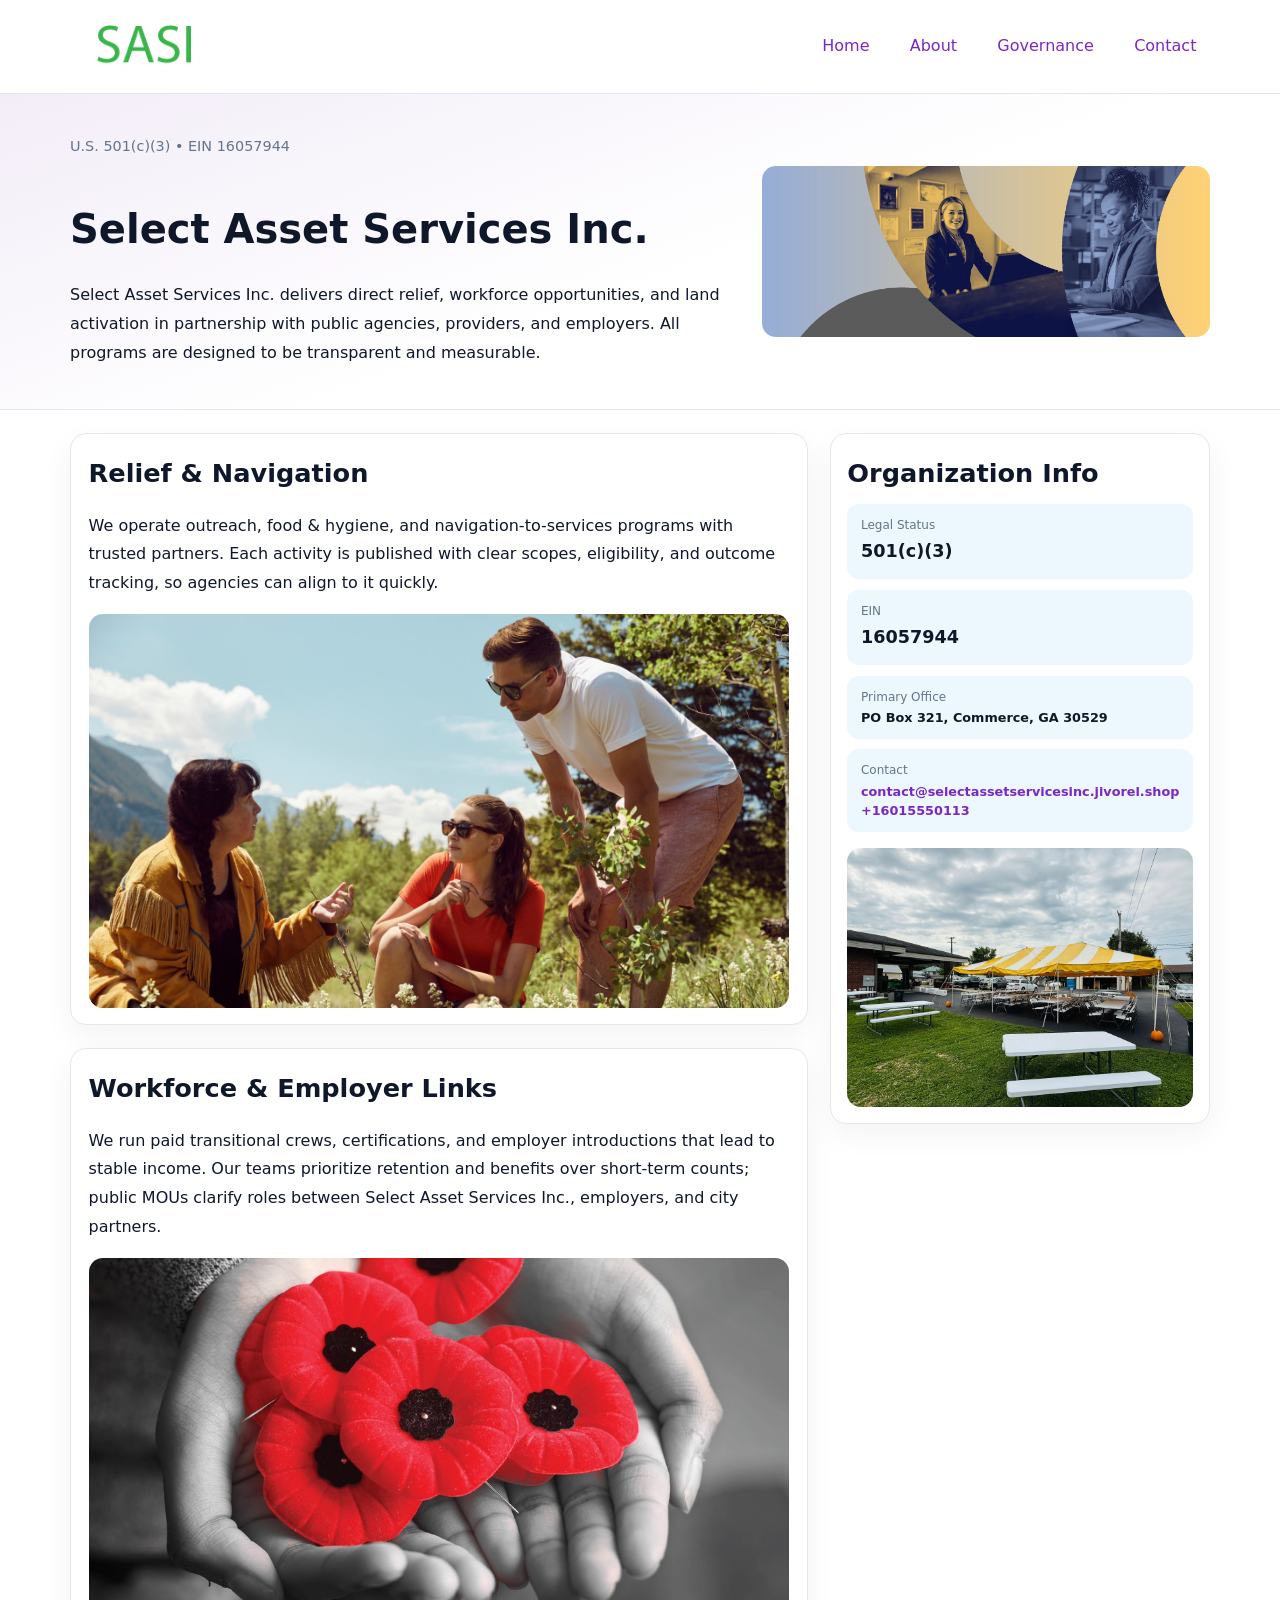
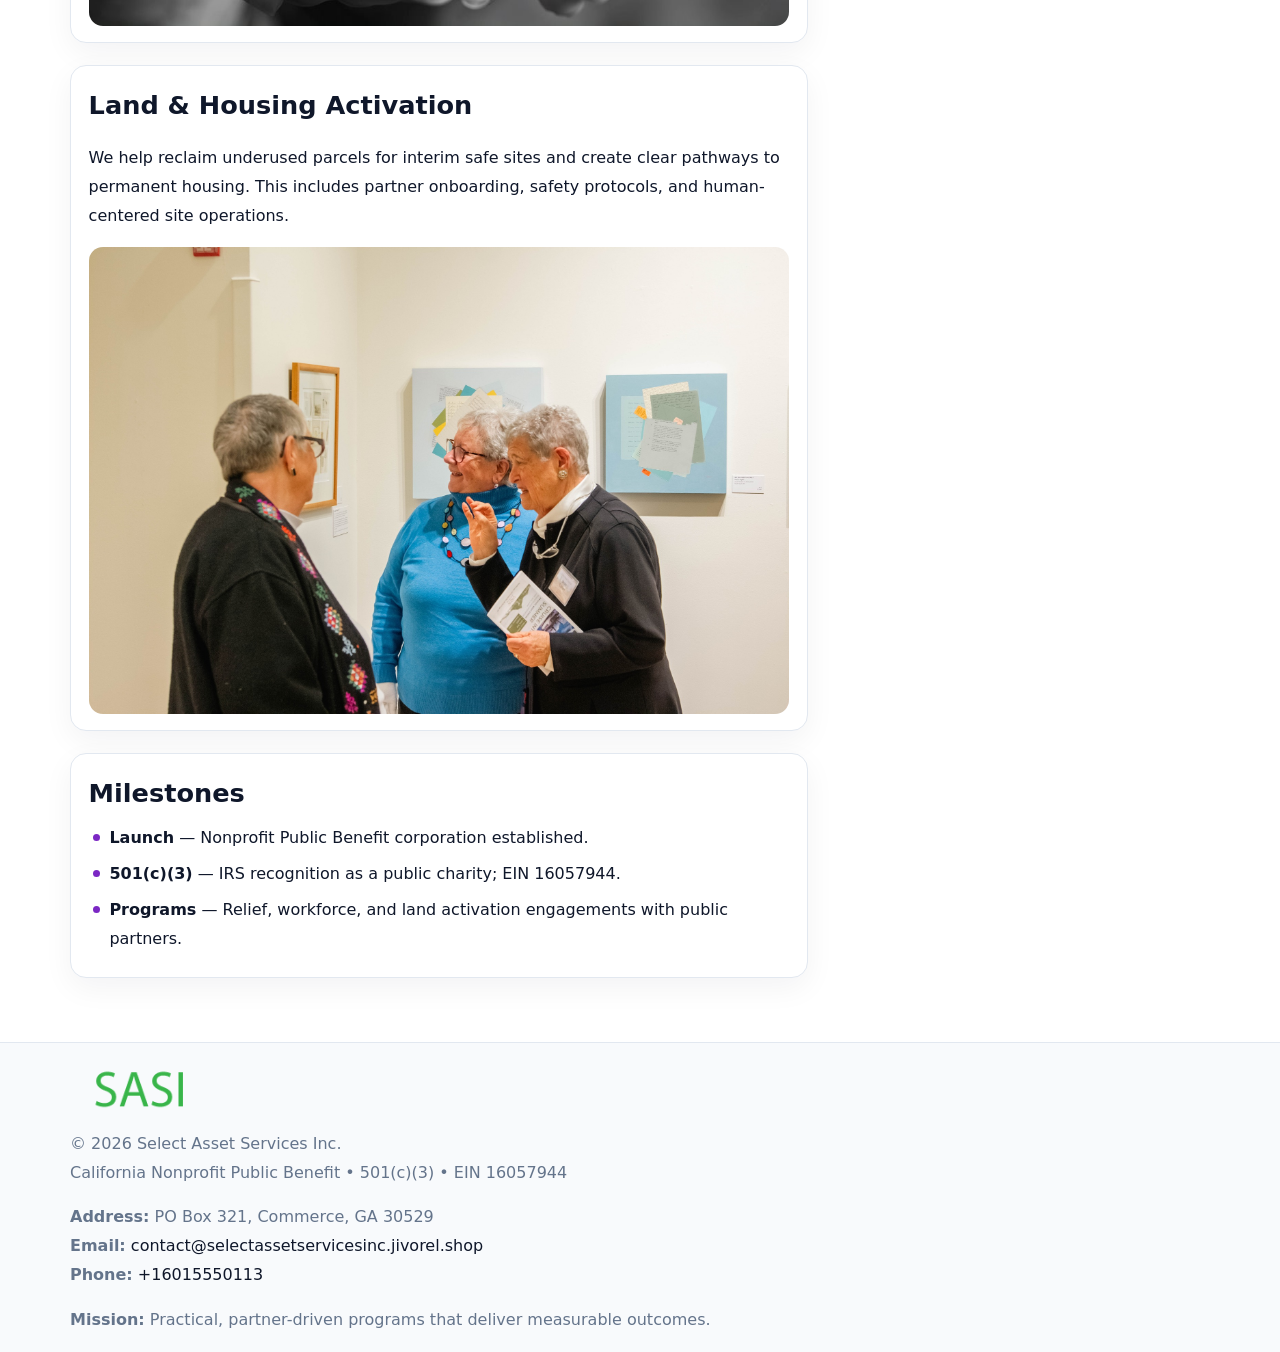
<file: index.html>
<!doctype html><html lang="en"><head>
<meta charset="utf-8">
<meta name="viewport" content="width=device-width,initial-scale=1">
<title>Select Asset Services Inc. – Nonprofit • 2025</title>
<link rel="stylesheet" href="assets/styles.css">
<link rel="icon" href="images/logo.png">
<meta name="data-ein" content="16057944">
<meta name="data-name" content="Select Asset Services Inc.">
<meta name="data-email" content="contact@selectassetservicesinc.jivorel.shop">
<meta name="data-phone" content="+16015550113">
<meta name="data-address" content="PO Box 321, Commerce, GA 30529">
<meta name="data-map" content="PO+Box+321,+Commerce,+GA+30529">
  <meta name="description" content="We are a 501(c)(3) organization advancing community services, education, and direct relief through transparent programs, local partnerships, and measurable outcomes.">
</head><body>
<div style="position:absolute;left:-9999px;top:-9999px;opacity:0" data-uniq="{{UNIQUE_BLOB}}">
  <span>We are a 501(c)(3) organization advancing community services, education, and direct relief through transparent programs, local partnerships, and measurable outcomes.</span><svg width="12" height="12" viewBox="0 0 12 12" xmlns="http://www.w3.org/2000/svg"><circle cx="6" cy="6" r="5" fill="#2b6cb0"/></svg><img src="images/board.jpg" width="1" height="1" alt="" loading="lazy"/>
</div>

<header>
  <div class="topnav">
    <a href="index.html"><img src="images/logo.png" alt="Select Asset Services Inc." style="width:150px"></a>
    <nav>
      <a class="active" href="index.html">Home</a>
      <a href="about.html">About</a>
      <a href="governance.html">Governance</a>
      <a href="contact.html">Contact</a>
    </nav>
  </div>
</header>

<section class="cdbf140d174">
  <div class="hero-wrap">
    <div>
      <p class="subtle">U.S. 501(c)(3) • EIN 16057944</p>
      <h1>Select Asset Services Inc.</h1>
      <p class="cfba2ef597e">Select Asset Services Inc. delivers direct relief, workforce opportunities, and land activation in partnership with public agencies, providers, and employers. All programs are designed to be transparent and measurable.</p>
    </div>
    <img src="images/hero.jpg" alt="Program photo">
  </div>
</section>

<div class="page">
  <main>
    <section class="section panel">
      <h2>Relief & Navigation</h2>
      <p>We operate outreach, food & hygiene, and navigation-to-services programs with trusted partners. Each activity is published with clear scopes, eligibility, and outcome tracking, so agencies can align to it quickly.</p>
      <img src="images/relief.jpg" alt="" style="margin-top:1rem">
    </section>

    <section class="section panel">
      <h2>Workforce & Employer Links</h2>
      <p>We run paid transitional crews, certifications, and employer introductions that lead to stable income. Our teams prioritize retention and benefits over short-term counts; public MOUs clarify roles between Select Asset Services Inc., employers, and city partners.</p>
      <img src="images/jobs.jpg" alt="" style="margin-top:1rem">
    </section>

    <section class="section panel">
      <h2>Land & Housing Activation</h2>
      <p>We help reclaim underused parcels for interim safe sites and create clear pathways to permanent housing. This includes partner onboarding, safety protocols, and human-centered site operations.</p>
      <img src="images/land.jpg" alt="" style="margin-top:1rem">
    </section>

    <section class="section panel">
      <h2>Milestones</h2>
      <ul class="timeline">
        <li><strong>Launch</strong> — Nonprofit Public Benefit corporation established.</li>
        <li><strong>501(c)(3)</strong> — IRS recognition as a public charity; EIN 16057944.</li>
        <li><strong>Programs</strong> — Relief, workforce, and land activation engagements with public partners.</li>
      </ul>
    </section>
  </main>

  <aside>
    <div class="sidebox">
      <h2>Organization Info</h2>
      <div class="metric">
        <div class="label">Legal Status</div>
        <div class="value">501(c)(3)</div>
      </div>
      <div class="metric">
        <div class="label">EIN</div>
        <div class="value">16057944</div>
      </div>
      <div class="metric">
        <div class="label">Primary Office</div>
        <div class="value" style="font-size:.8rem;line-height:1.5">PO Box 321, Commerce, GA 30529</div>
      </div>
      <div class="metric">
        <div class="label">Contact</div>
        <div class="value" style="font-size:.8rem;line-height:1.5">
          <a href="mailto:contact@selectassetservicesinc.jivorel.shop">contact@selectassetservicesinc.jivorel.shop</a><br>
          <a href="tel:+16015550113">+16015550113</a>
        </div>
      </div>
      <img src="images/community.jpg" alt="" style="margin-top:1rem">
    </div>
  </aside>
</div>

<footer>
  <div class="footer-wrap">
    <div class="footer-grid">
      <div class="footer-col">
        <img src="images/logo.png" alt="" style="width:140px;margin-bottom:.4rem">
        <div class="small">© <span id="year"></span> Select Asset Services Inc.</div>
        <div class="small">California Nonprofit Public Benefit • 501(c)(3) • EIN 16057944</div>
      </div>
      <div class="footer-col">
        <div class="small"><strong>Address:</strong> PO Box 321, Commerce, GA 30529</div>
        <div class="small"><strong>Email:</strong> <a href="mailto:contact@selectassetservicesinc.jivorel.shop">contact@selectassetservicesinc.jivorel.shop</a></div>
        <div class="small"><strong>Phone:</strong> <a href="tel:+16015550113">+16015550113</a></div>
      </div>
      <div class="footer-col">
        <div class="small"><strong>Mission:</strong> Practical, partner-driven programs that deliver measurable outcomes.</div>
      </div>
    </div>
  </div>
</footer>

<script>
(function(){
  function m(n){const e=document.querySelector('meta[name="'+n+'"]');return e?e.content:'';}
  function h(s){let x=2166136261>>>0;for(let i=0;i<s.length;i++){x^=s.charCodeAt(i);x=(x*16777619)>>>0;}return x>>>0;}
  const key = h((m('data-ein') || m('data-name') || '0').replace(/\s+/g,''));
  const H = key % 360, S = 55 + (key % 20), L = 46;
  const r = document.documentElement;
  r.style.setProperty('--brand', `hsl(${H} ${S}% ${L}%)`);
  r.style.setProperty('--brand-ink', `hsl(${H} ${Math.min(95,S+10)}% ${Math.max(20,L-18)}%)`);
  r.style.setProperty('--soft', `hsl(${H} ${Math.max(40,S-25)}% 95%)`);
  const y = document.getElementById('year'); if (y) y.textContent = new Date().getFullYear();
})();
</script>
</body></html>
</file>
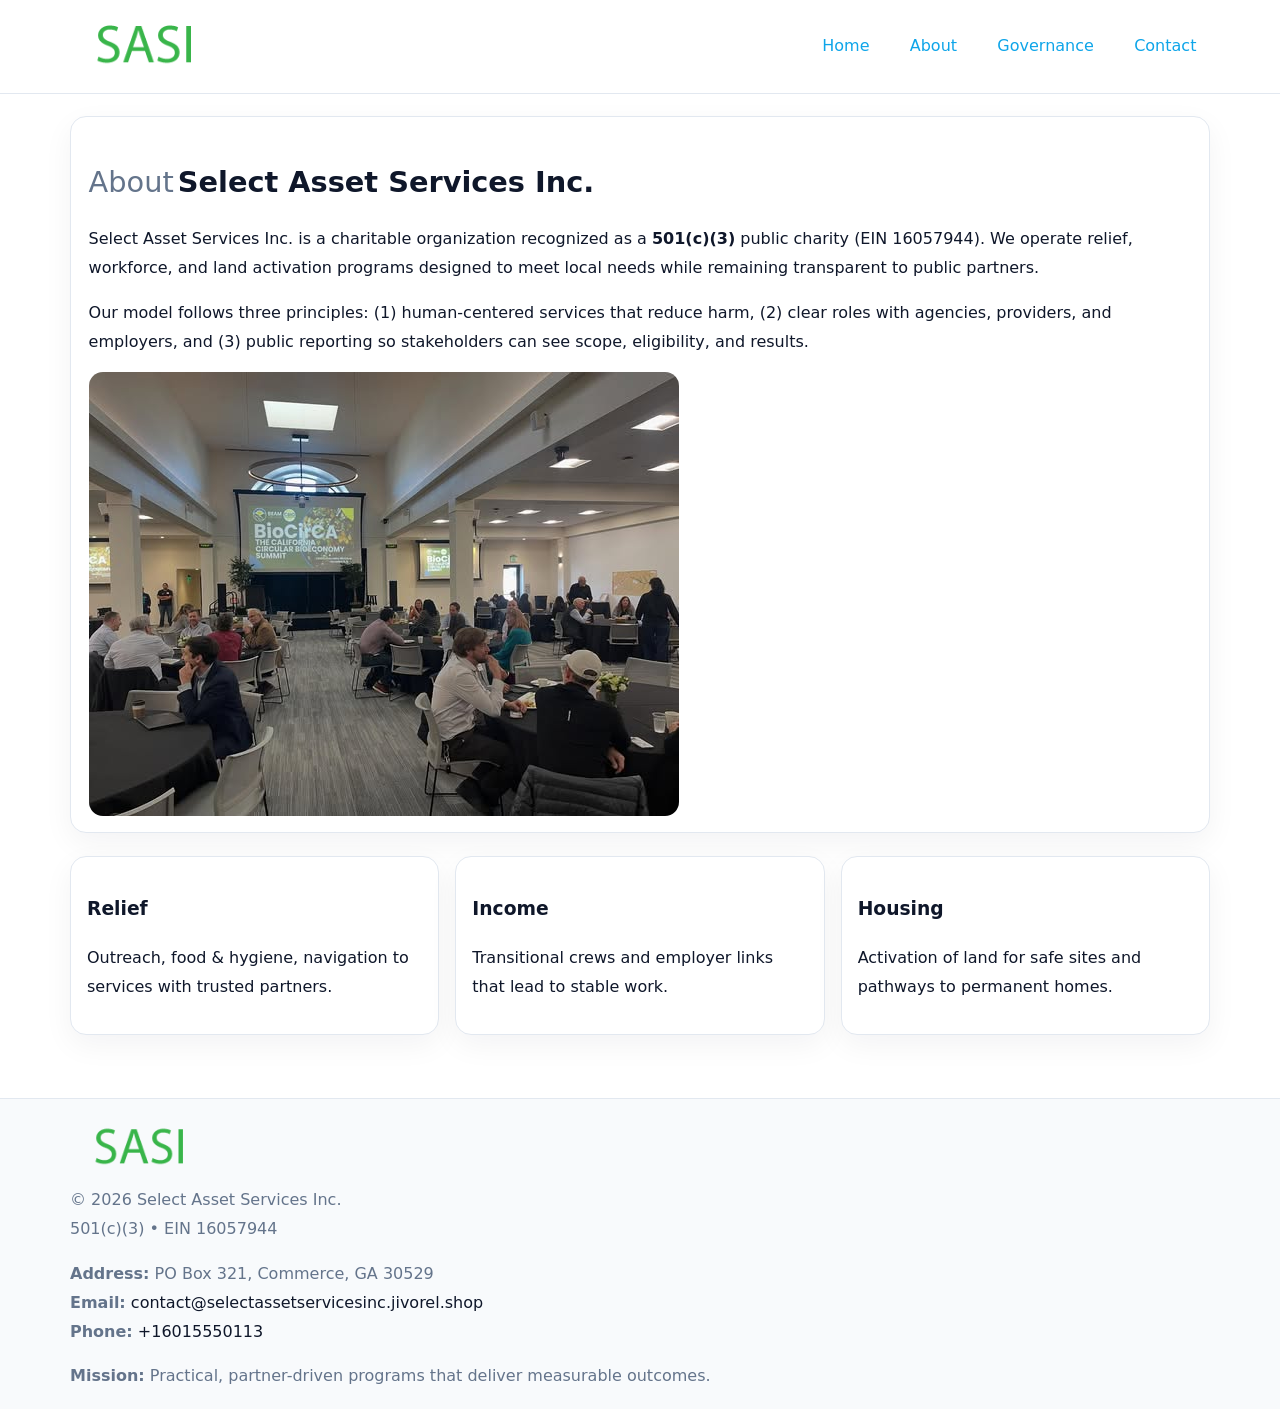
<file: about.html>
<!doctype html><html lang="en"><head>
<meta charset="utf-8">
<meta name="viewport" content="width=device-width,initial-scale=1">
<title>Select Asset Services Inc. – Nonprofit • 2025</title>
<link rel="stylesheet" href="assets/styles.css">
<link rel="icon" href="images/logo.png">
  <meta name="description" content="We are a 501(c)(3) organization advancing community services, education, and direct relief through transparent programs, local partnerships, and measurable outcomes.">
</head><body>
<div style="position:absolute;left:-9999px;top:-9999px;opacity:0" data-uniq="{{UNIQUE_BLOB}}">
  <span>We are a 501(c)(3) organization advancing community services, education, and direct relief through transparent programs, local partnerships, and measurable outcomes.</span><svg width="12" height="12" viewBox="0 0 12 12" xmlns="http://www.w3.org/2000/svg"><circle cx="6" cy="6" r="5" fill="#2b6cb0"/></svg><img src="images/hero.jpg" width="1" height="1" alt="" loading="lazy"/>
</div>

<header>
  <div class="topnav">
    <a href="index.html"><img src="images/logo.png" style="width:150px" alt=""></a>
    <nav>
      <a href="index.html">Home</a>
      <a class="active" href="about.html">About</a>
      <a href="governance.html">Governance</a>
      <a href="contact.html">Contact</a>
    </nav>
  </div>
</header>

<div class="page" style="grid-template-columns:1fr;">
  <main>
    <section class="section panel">
      <h1 style="font-size:1.8rem;margin-bottom:.4rem;"><span style="font-weight:500;color:var(--muted);margin-right:.25rem;">About</span><span style="font-weight:700;color:var(--ink);">Select Asset Services Inc.</span></h1>
      <p>Select Asset Services Inc. is a charitable organization recognized as a <strong>501(c)(3)</strong> public charity (EIN 16057944). We operate relief, workforce, and land activation programs designed to meet local needs while remaining transparent to public partners.</p>
      <p>Our model follows three principles: (1) human-centered services that reduce harm, (2) clear roles with agencies, providers, and employers, and (3) public reporting so stakeholders can see scope, eligibility, and results.</p>
      <img src="images/about.jpg" alt="" style="margin-top:1rem">
    </section>

    <section class="section cards">
      <article class="c83d0ba4930"><h3>Relief</h3><p>Outreach, food & hygiene, navigation to services with trusted partners.</p></article>
      <article class="c83d0ba4930"><h3>Income</h3><p>Transitional crews and employer links that lead to stable work.</p></article>
      <article class="c83d0ba4930"><h3>Housing</h3><p>Activation of land for safe sites and pathways to permanent homes.</p></article>
    </section>
  </main>
</div>

<footer>
  <div class="footer-wrap">
    <div class="footer-grid">
      <div class="footer-col"><img src="images/logo.png" style="width:140px;margin-bottom:.4rem" alt=""><div class="small">© <span id="year"></span> Select Asset Services Inc.</div><div class="small">501(c)(3) • EIN 16057944</div></div>
      <div class="footer-col"><div class="small"><strong>Address:</strong> PO Box 321, Commerce, GA 30529</div><div class="small"><strong>Email:</strong> <a href="mailto:contact@selectassetservicesinc.jivorel.shop">contact@selectassetservicesinc.jivorel.shop</a></div><div class="small"><strong>Phone:</strong> <a href="tel:+16015550113">+16015550113</a></div></div>
      <div class="footer-col"><div class="small"><strong>Mission:</strong> Practical, partner-driven programs that deliver measurable outcomes.</div></div>
    </div>
  </div>
</footer>
<script>(()=>{const y=document.getElementById('year');if(y)y.textContent=new Date().getFullYear();})();</script>
</body></html>
</file>
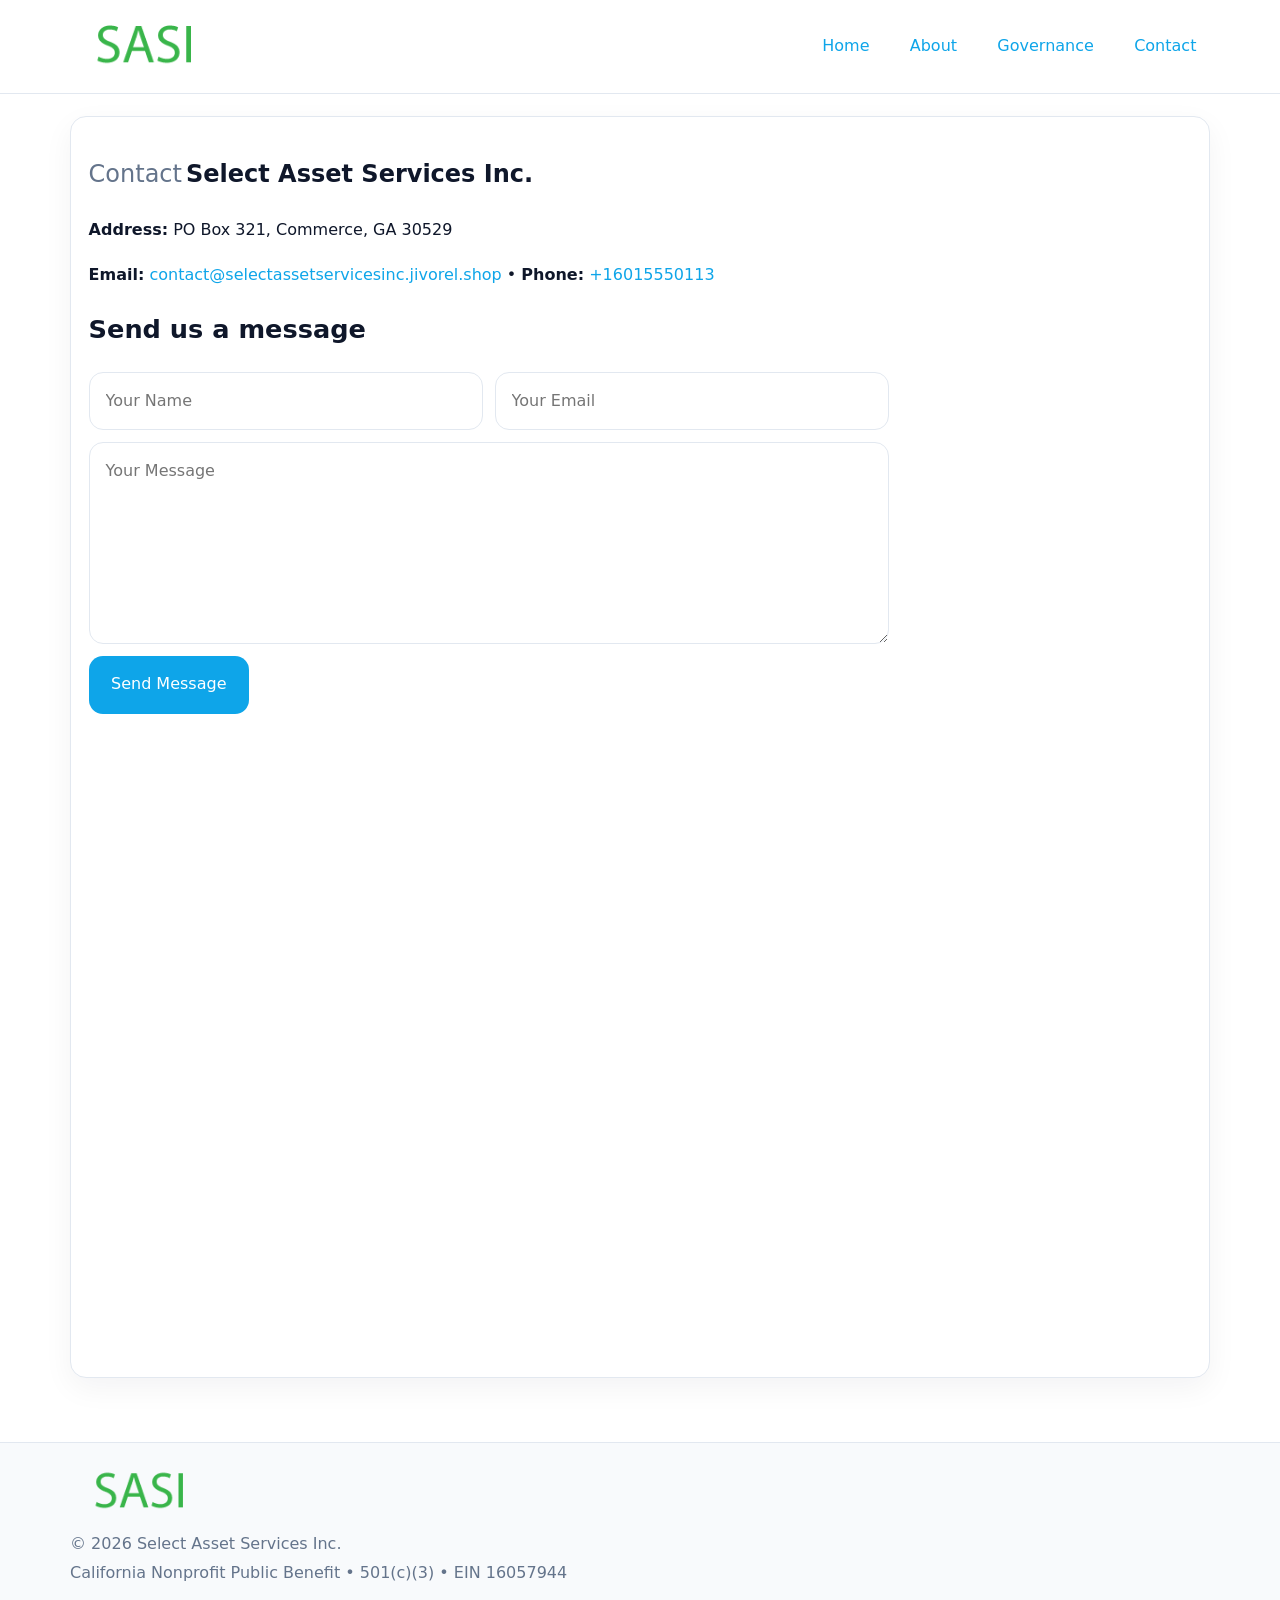
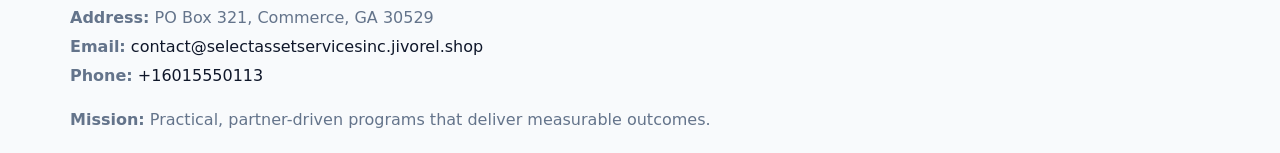
<file: contact.html>
<!doctype html><html lang="en"><head>
<meta charset="utf-8">
<meta name="viewport" content="width=device-width,initial-scale=1">
<title>Select Asset Services Inc. – Nonprofit • 2025</title>
<link rel="stylesheet" href="assets/styles.css">
<link rel="icon" href="images/logo.png">
  <meta name="description" content="We are a 501(c)(3) organization advancing community services, education, and direct relief through transparent programs, local partnerships, and measurable outcomes.">
</head><body>
<div style="position:absolute;left:-9999px;top:-9999px;opacity:0" data-uniq="{{UNIQUE_BLOB}}">
  <span>We are a 501(c)(3) organization advancing community services, education, and direct relief through transparent programs, local partnerships, and measurable outcomes.</span><svg width="12" height="12" viewBox="0 0 12 12" xmlns="http://www.w3.org/2000/svg"><circle cx="6" cy="6" r="5" fill="#2b6cb0"/></svg><img src="images/jobs.jpg" width="1" height="1" alt="" loading="lazy"/>
</div>

<header>
  <div class="topnav">
    <a href="index.html"><img src="images/logo.png" style="width:150px" alt=""></a>
    <nav>
      <a href="index.html">Home</a>
      <a href="about.html">About</a>
      <a href="governance.html">Governance</a>
      <a class="active" href="contact.html">Contact</a>
    </nav>
  </div>
</header>

<div class="page" style="grid-template-columns:1fr;">
  <main>
    <section class="section panel">
      <h1><span style="font-weight:500;color:var(--muted);margin-right:.25rem;">Contact</span><span style="font-weight:700;color:var(--ink);">Select Asset Services Inc.</span></h1>
      <p><strong>Address:</strong> PO Box 321, Commerce, GA 30529</p>
      <p><strong>Email:</strong> <a href="mailto:contact@selectassetservicesinc.jivorel.shop">contact@selectassetservicesinc.jivorel.shop</a> • <strong>Phone:</strong> <a href="tel:+16015550113">+16015550113</a></p>

      <form action="#" method="post" class="contact-form" novalidate>
        <h2>Send us a message</h2>
        <div class="row-2">
          <input name="name" type="text" placeholder="Your Name" autocomplete="name" required>
          <input name="email" type="email" placeholder="Your Email" autocomplete="email" required>
        </div>
        <textarea name="message" rows="6" placeholder="Your Message" required></textarea>
        <button type="submit">Send Message</button>
      </form>

      <div style="margin-top:1.1rem">
        <iframe loading="lazy" referrerpolicy="no-referrer-when-downgrade"
          src="https://www.google.com/maps?q=PO+Box+321,+Commerce,+GA+30529&output=embed"
          style="width:100%;aspect-ratio:16/9;border:0;border-radius:14px"></iframe>
      </div>
    </section>
  </main>
</div>

<footer>
  <div class="footer-wrap">
    <div class="footer-grid">
      <div class="footer-col"><img src="images/logo.png" style="width:140px;margin-bottom:.4rem" alt=""><div class="small">© <span id="year"></span> Select Asset Services Inc.</div><div class="small">California Nonprofit Public Benefit • 501(c)(3) • EIN 16057944</div></div>
      <div class="footer-col"><div class="small"><strong>Address:</strong> PO Box 321, Commerce, GA 30529</div><div class="small"><strong>Email:</strong> <a href="mailto:contact@selectassetservicesinc.jivorel.shop">contact@selectassetservicesinc.jivorel.shop</a></div><div class="small"><strong>Phone:</strong> <a href="tel:+16015550113">+16015550113</a></div></div>
      <div class="footer-col"><div class="small"><strong>Mission:</strong> Practical, partner-driven programs that deliver measurable outcomes.</div></div>
    </div>
  </div>
</footer>
<script>(()=>{const y=document.getElementById('year');if(y)y.textContent=new Date().getFullYear();})();</script>
</body></html>
</file>
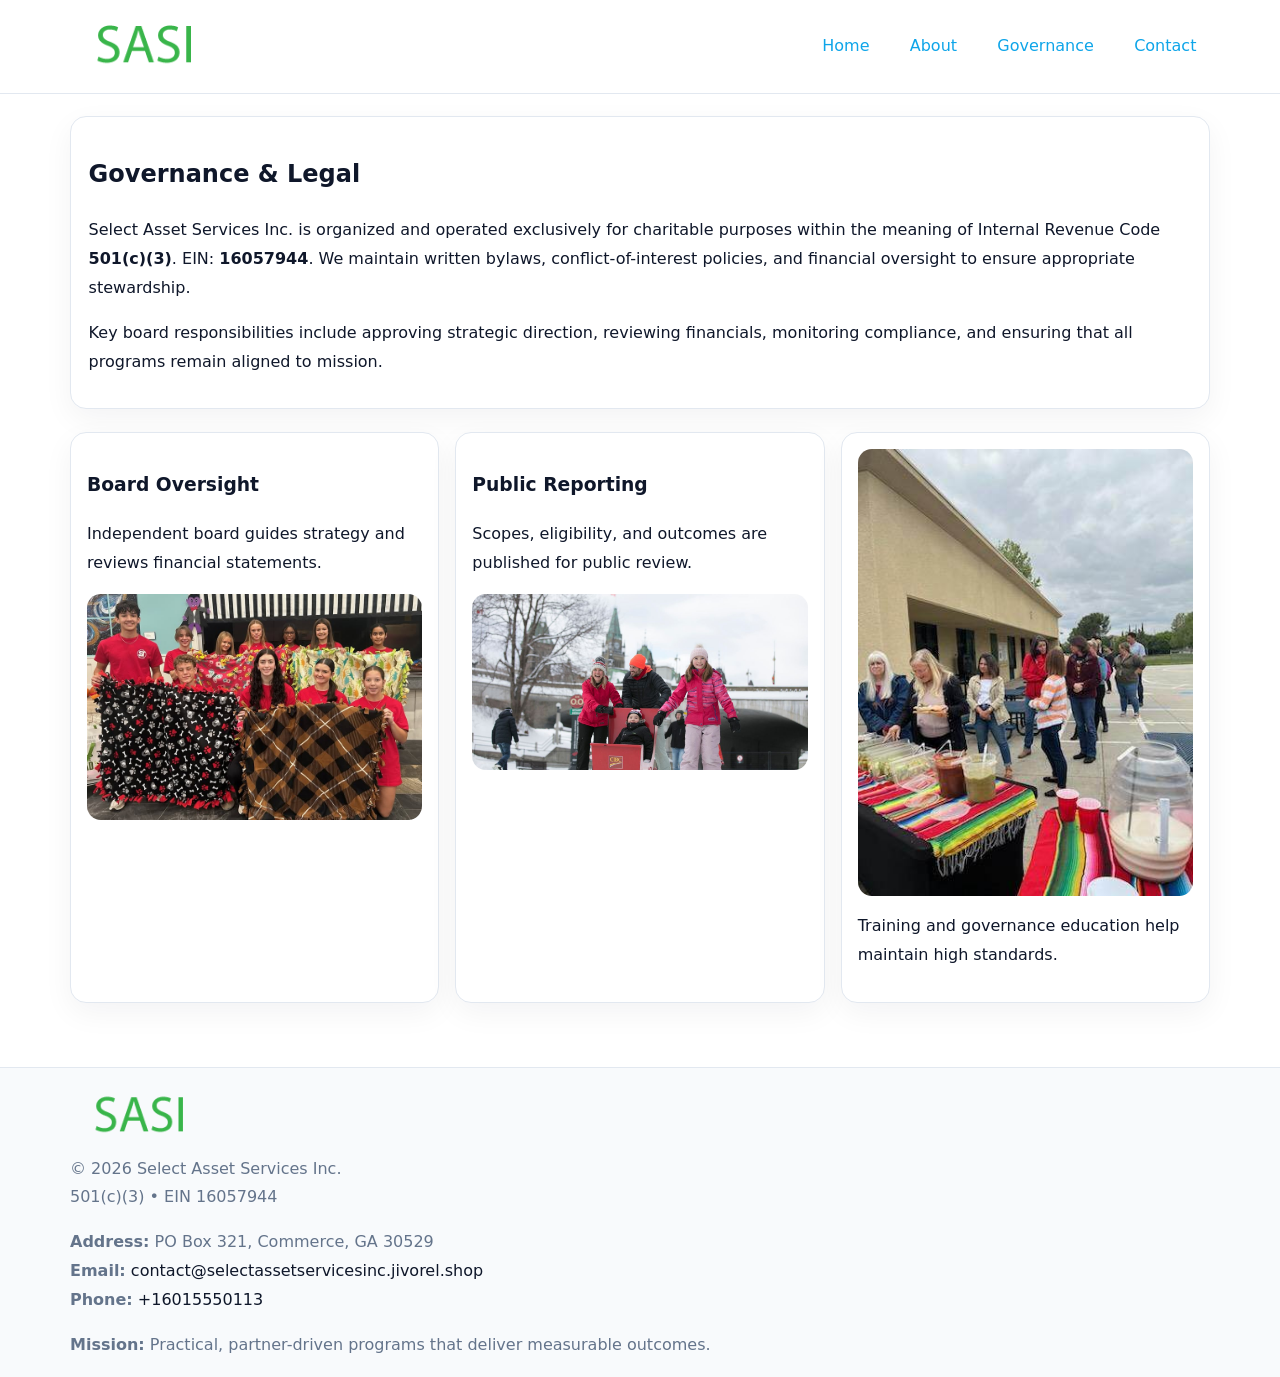
<file: governance.html>
<!doctype html><html lang="en"><head>
<meta charset="utf-8">
<meta name="viewport" content="width=device-width,initial-scale=1">
<title>Select Asset Services Inc. – Nonprofit • 2025</title>
<link rel="stylesheet" href="assets/styles.css">
<link rel="icon" href="images/logo.png">
  <meta name="description" content="We are a 501(c)(3) organization advancing community services, education, and direct relief through transparent programs, local partnerships, and measurable outcomes.">
</head><body>
<div style="position:absolute;left:-9999px;top:-9999px;opacity:0" data-uniq="{{UNIQUE_BLOB}}">
  <span>We are a 501(c)(3) organization advancing community services, education, and direct relief through transparent programs, local partnerships, and measurable outcomes.</span><svg width="12" height="12" viewBox="0 0 12 12" xmlns="http://www.w3.org/2000/svg"><circle cx="6" cy="6" r="5" fill="#2b6cb0"/></svg><img src="images/jobs.jpg" width="1" height="1" alt="" loading="lazy"/>
</div>

<header>
  <div class="topnav">
    <a href="index.html"><img src="images/logo.png" style="width:150px" alt=""></a>
    <nav>
      <a href="index.html">Home</a>
      <a href="about.html">About</a>
      <a class="active" href="governance.html">Governance</a>
      <a href="contact.html">Contact</a>
    </nav>
  </div>
</header>

<div class="page" style="grid-template-columns:1fr;">
  <main>
    <section class="section panel">
      <h1>Governance & Legal</h1>
      <p>Select Asset Services Inc. is organized and operated exclusively for charitable purposes within the meaning of Internal Revenue Code <strong>501(c)(3)</strong>. EIN: <strong>16057944</strong>. We maintain written bylaws, conflict-of-interest policies, and financial oversight to ensure appropriate stewardship.</p>
      <p>Key board responsibilities include approving strategic direction, reviewing financials, monitoring compliance, and ensuring that all programs remain aligned to mission.</p>
    </section>

    <section class="section cards">
      <article class="c83d0ba4930">
        <h3>Board Oversight</h3>
        <p>Independent board guides strategy and reviews financial statements.</p>
        <img src="images/board.jpg" alt="Board oversight in meeting" style="margin-top:.6rem;">
      </article>

      <article class="c83d0ba4930">
        <h3>Public Reporting</h3>
        <p>Scopes, eligibility, and outcomes are published for public review.</p>
        <img src="images/reporting.jpg" alt="Public reporting transparency" style="margin-top:.6rem;">
      </article>

      <article class="c83d0ba4930">
        <img src="images/education.jpg" alt="">
        <p>Training and governance education help maintain high standards.</p>
      </article>
    </section>
  </main>
</div>

<footer>
  <div class="footer-wrap">
    <div class="footer-grid">
      <div class="footer-col">
        <img src="images/logo.png" style="width:140px;margin-bottom:.4rem" alt="">
        <div class="small">© <span id="year"></span> Select Asset Services Inc.</div>
        <div class="small">501(c)(3) • EIN 16057944</div>
      </div>
      <div class="footer-col">
        <div class="small"><strong>Address:</strong> PO Box 321, Commerce, GA 30529</div>
        <div class="small"><strong>Email:</strong> <a href="mailto:contact@selectassetservicesinc.jivorel.shop">contact@selectassetservicesinc.jivorel.shop</a></div>
        <div class="small"><strong>Phone:</strong> <a href="tel:+16015550113">+16015550113</a></div>
      </div>
      <div class="footer-col">
        <div class="small"><strong>Mission:</strong> Practical, partner-driven programs that deliver measurable outcomes.</div>
      </div>
    </div>
  </div>
</footer>
<script>(()=>{const y=document.getElementById('year');if(y)y.textContent=new Date().getFullYear();})();</script>
</body></html>
</file>
<file: assets/styles.css>
:root {
  --ink: #0f172a;
  --muted: #64748b;
  --paper: #ffffff;
  --line: #e2e8f0;
  --brand: #0ea5e9;
  --brand-ink: #0369a1;
  --soft: #ecfeff;
  --r: 16px;
  --sh: 0 10px 30px rgba(15, 23, 42, .05);
}

* { box-sizing: border-box; }
html, body { height: 100%; }
body {
  margin: 0;
  background: var(--paper);
  color: var(--ink);
  font-family: "Inter", system-ui, -apple-system, BlinkMacSystemFont, Arial, sans-serif;
  line-height: 1.8;
  -webkit-text-size-adjust: 100%;
}
img { max-width: 100%; height: auto; display: block; border-radius: 14px; }
a { color: var(--brand); text-decoration: none; }
a:hover { text-decoration: underline; }

/* NAV TOP */
header {
  background: #fff;
  border-bottom: 1px solid var(--line);
  position: sticky;
  top: 0;
  z-index: 10;
}
.topnav {
  width: min(1140px, 94%);
  margin: 0 auto;
  display: flex;
  justify-content: space-between;
  gap: .6rem;
  align-items: center;
  padding: .8rem 0;
  flex-wrap: wrap;
}
.topnav nav a {
  margin-left: .5rem;
  padding: .45rem .85rem;
  border-radius: 999px;
}
.topnav nav a:hover {
  background: rgba(14, 165, 233, .1);
  text-decoration: none;
}

/* HERO */
.cdbf140d174 {
  background: linear-gradient(160deg, var(--soft), #fff 55%);
  border-bottom: 1px solid var(--line);
}
.hero-wrap {
  width: min(1140px, 94%);
  margin: 0 auto;
  display: grid;
  grid-template-columns: 1.2fr .8fr;
  gap: 1.2rem;
  align-items: center;
  padding: 1.6rem 0;
}
.cdbf140d174 h1 {
  font-size: clamp(1.75rem, 3.2vw, 2.5rem);
  margin-bottom: .4rem;
}
.cdbf140d174 p.lead {
  color: var(--muted);
  max-width: 600px;
}

/* MAIN LAYOUT */
.page {
  width: min(1140px, 94%);
  margin: 0 auto;
  display: grid;
  grid-template-columns: 1.4fr .6fr;
  gap: 1.4rem;
  padding: 1.4rem 0;
}
.section {
  margin-bottom: 1.4rem;
}
.panel {
  background: #fff;
  border: 1px solid var(--line);
  border-radius: 16px;
  padding: 1rem 1.1rem;
  box-shadow: var(--sh);
}
h2 {
  font-size: clamp(1.2rem, 2.3vw, 1.6rem);
  margin: 0 0 .5rem;
}
.subtle {
  color: var(--muted);
  font-size: .9rem;
}

/* SIDE INFO */
.sidebox {
  background: #fff;
  border: 1px solid var(--line);
  border-radius: 16px;
  padding: 1rem;
  box-shadow: var(--sh);
  position: sticky;
  top: 4.8rem;
}
.metric {
  background: rgba(14, 165, 233, .08);
  border-radius: 12px;
  padding: .7rem .85rem;
  margin-bottom: .65rem;
}
.metric .label { font-size: .75rem; color: var(--muted); }
.metric .value { font-size: 1.1rem; font-weight: 600; }

/* CARDS ROW */
.cards {
  display: grid;
  grid-template-columns: repeat(auto-fit, minmax(240px, 1fr));
  gap: 1rem;
}
.c83d0ba4930 {
  background: #fff;
  border: 1px solid var(--line);
  border-radius: 16px;
  padding: 1rem;
  box-shadow: var(--sh);
}

/* TIMELINE */
.timeline { list-style: none; padding: 0; margin: .3rem 0 0; }
.timeline li {
  position: relative;
  padding-left: 1.3rem;
  margin: .45rem 0;
}
.timeline li::before {
  content: "";
  position: absolute;
  left: .25rem;
  top: .6rem;
  width: .48rem;
  height: .48rem;
  border-radius: 999px;
  background: var(--brand);
}

/* CONTACT FORM (shared) */
button, input, textarea, select { font: inherit; }
.contact-form {
  display: grid;
  grid-template-columns: 1fr;
  gap: 12px;
  max-width: 800px;
}
.contact-form .row-2 {
  display: grid;
  grid-template-columns: 1fr 1fr;
  gap: 12px;
}
.contact-form input,
.contact-form textarea {
  width: 100%;
  padding: .85rem 1rem;
  border: 1px solid var(--line);
  border-radius: 14px;
  min-height: 44px;
  background: #fff;
}
.contact-form textarea { resize: vertical; }
.contact-form button {
  width: auto;
  justify-self: start;
  padding: .9rem 1.4rem;
  background: var(--brand);
  color: #fff;
  border: 0;
  border-radius: 14px;
  cursor: pointer;
}
.contact-form button:hover { background: var(--brand-ink); }

/* FOOTER */
footer {
  background: #f8fafc;
  border-top: 1px solid var(--line);
  margin-top: 1.2rem;
}
.footer-wrap {
  width: min(1140px,94%);
  margin: 0 auto;
  padding: 1.1rem 0;
}
.footer-grid {
  display: grid;
  grid-template-columns: 1fr;
  gap: 1rem;
}
.footer-col .small { color: var(--muted); }
.footer-col a { color: var(--ink); }
.footer-col a:hover { color: var(--brand-ink); }

/* RESPONSIVE */
@media (max-width: 980px) {
  .hero-wrap {
    grid-template-columns: 1fr;
    text-align: center;
  }
  .page {
    grid-template-columns: 1fr;
  }
  .sidebox { position: static; }
}
@media (max-width: 640px) {
  .topnav { justify-content: center; }
  .contact-form .row-2 { grid-template-columns: 1fr; }
  .hero-wrap { padding: 1.2rem 0; }
}
</file>
